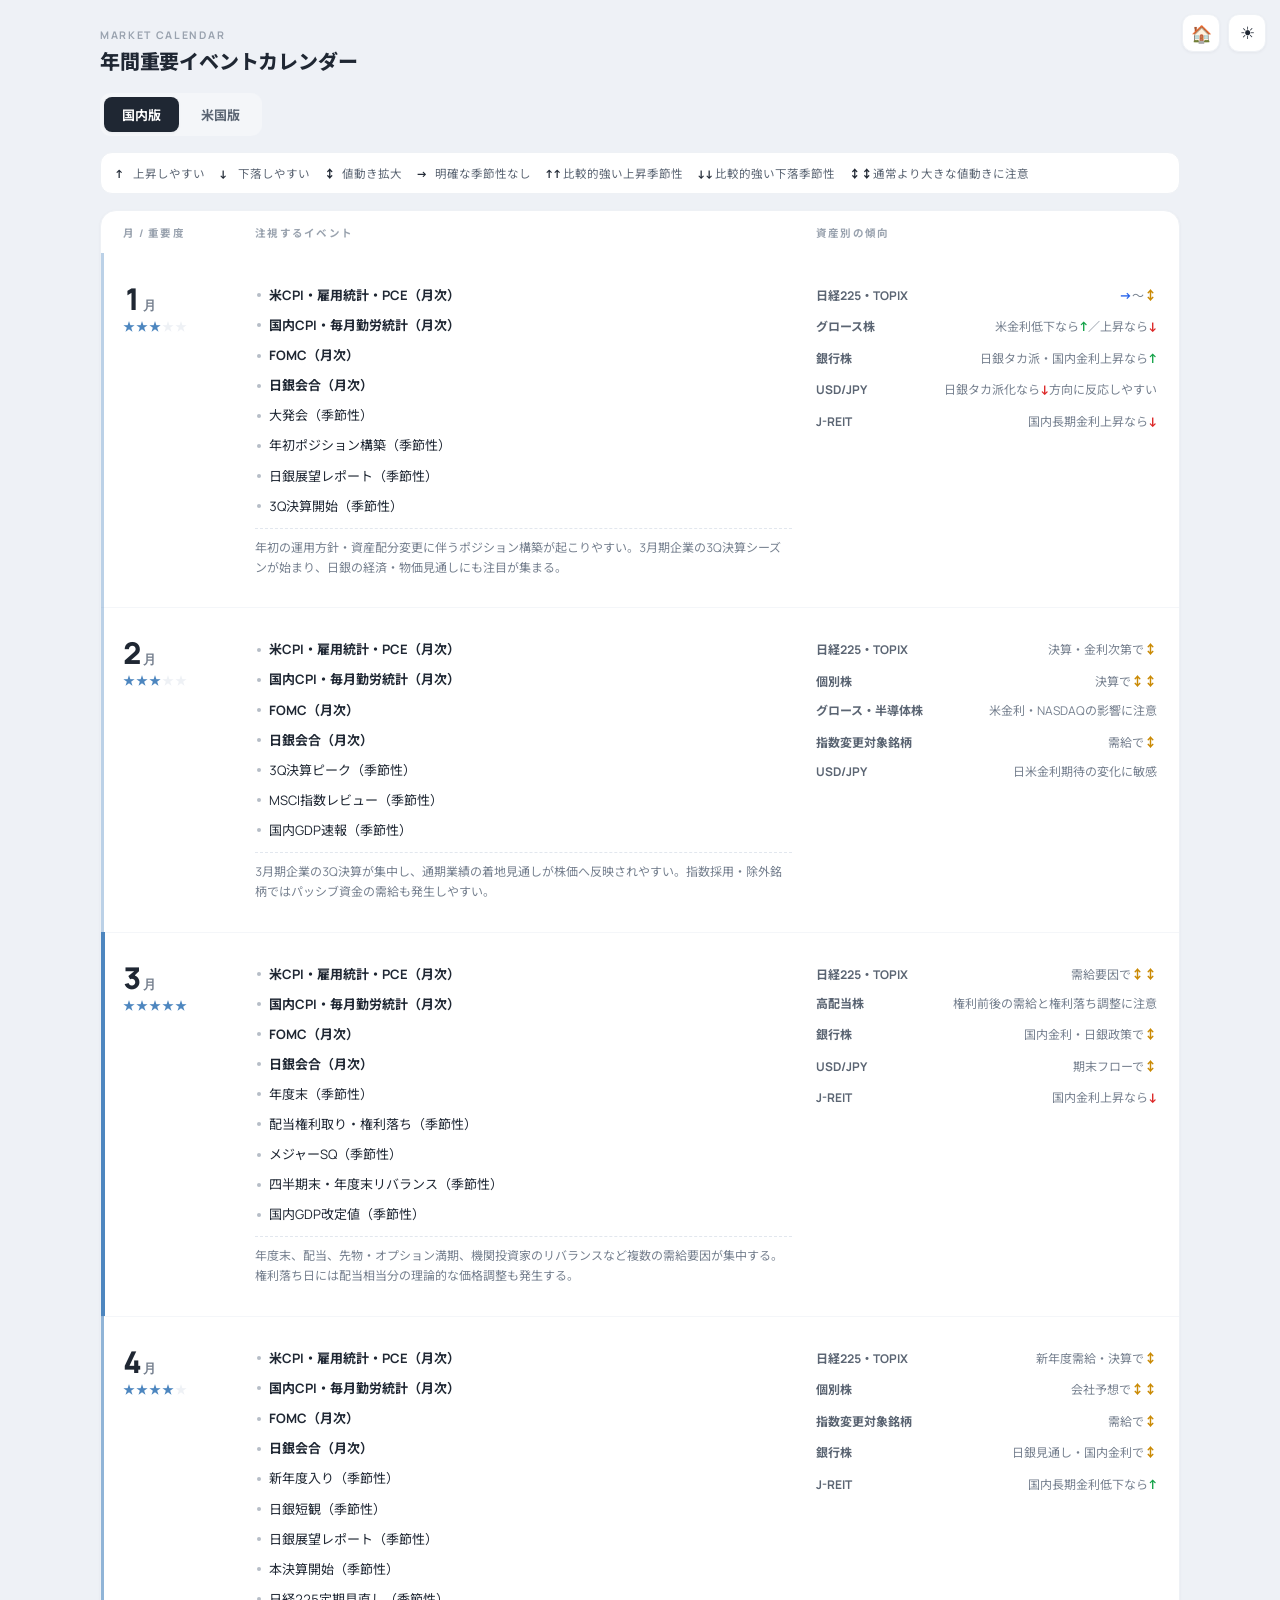
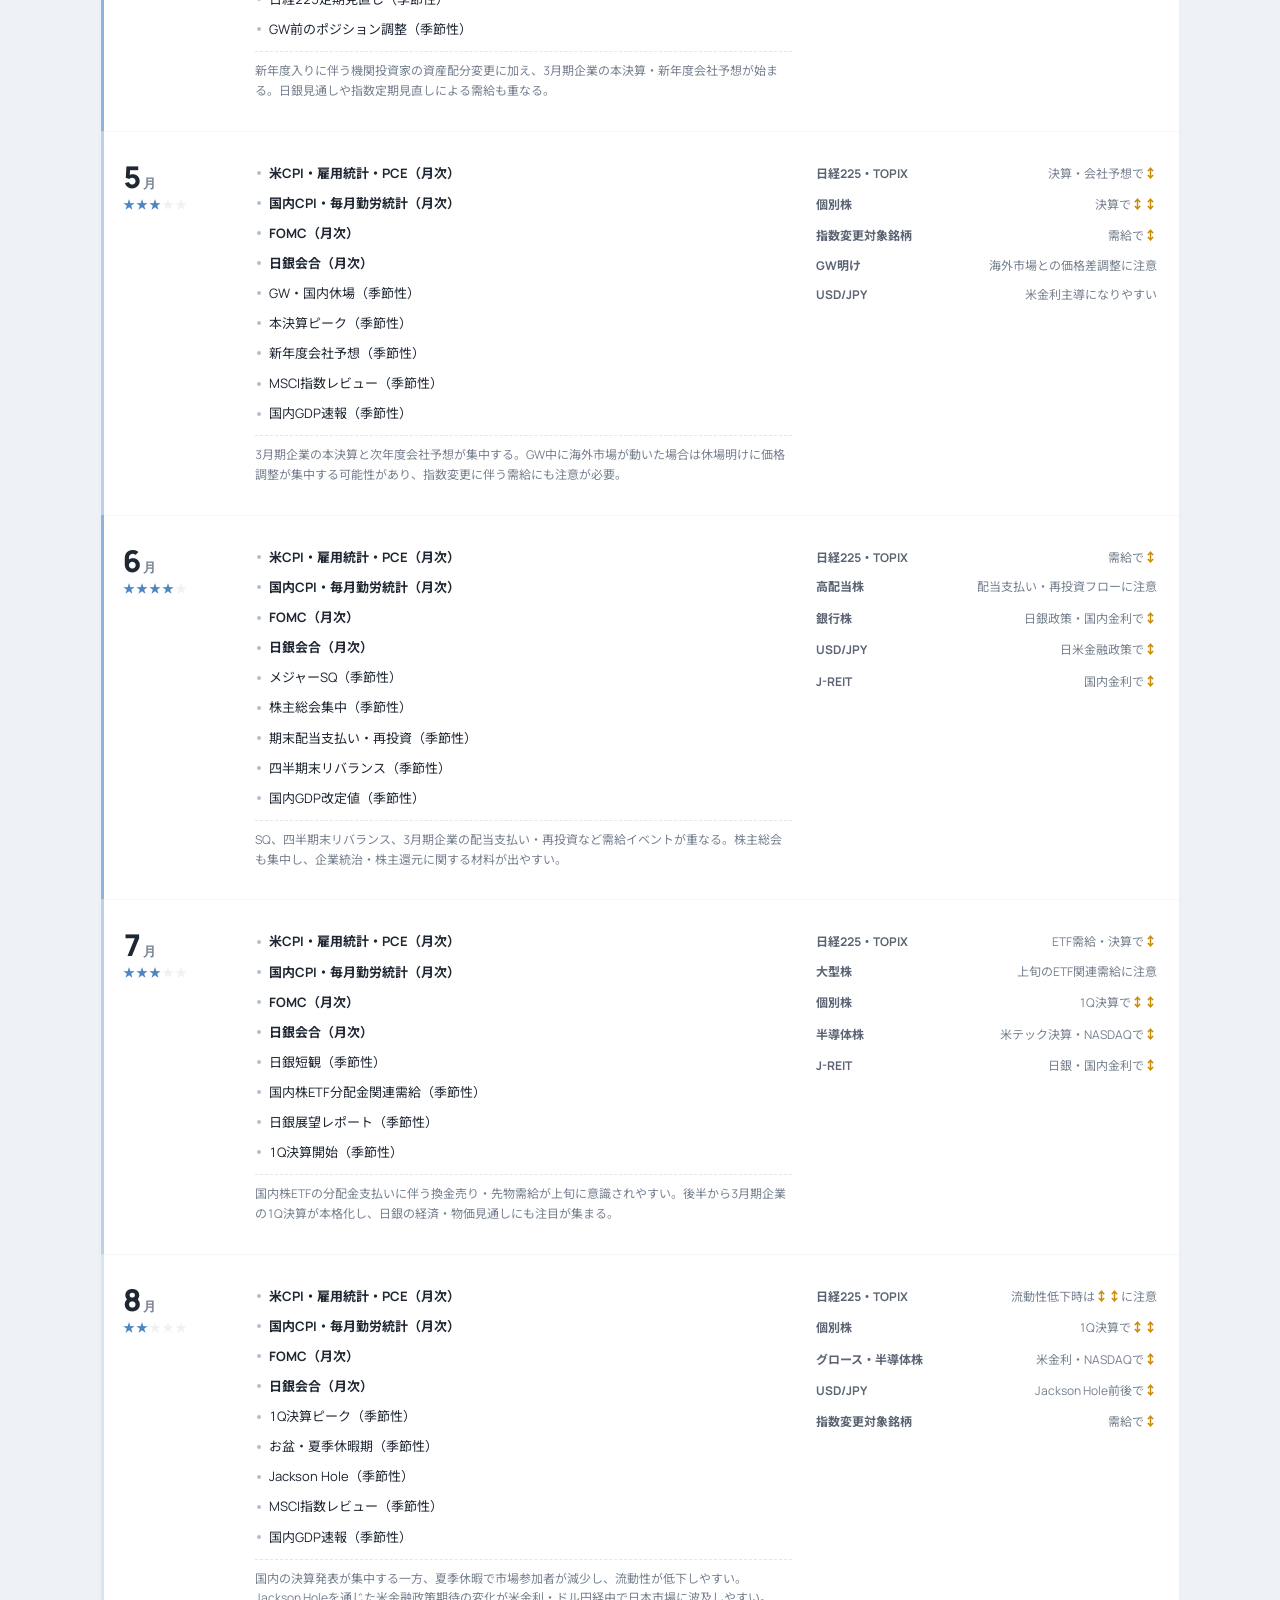
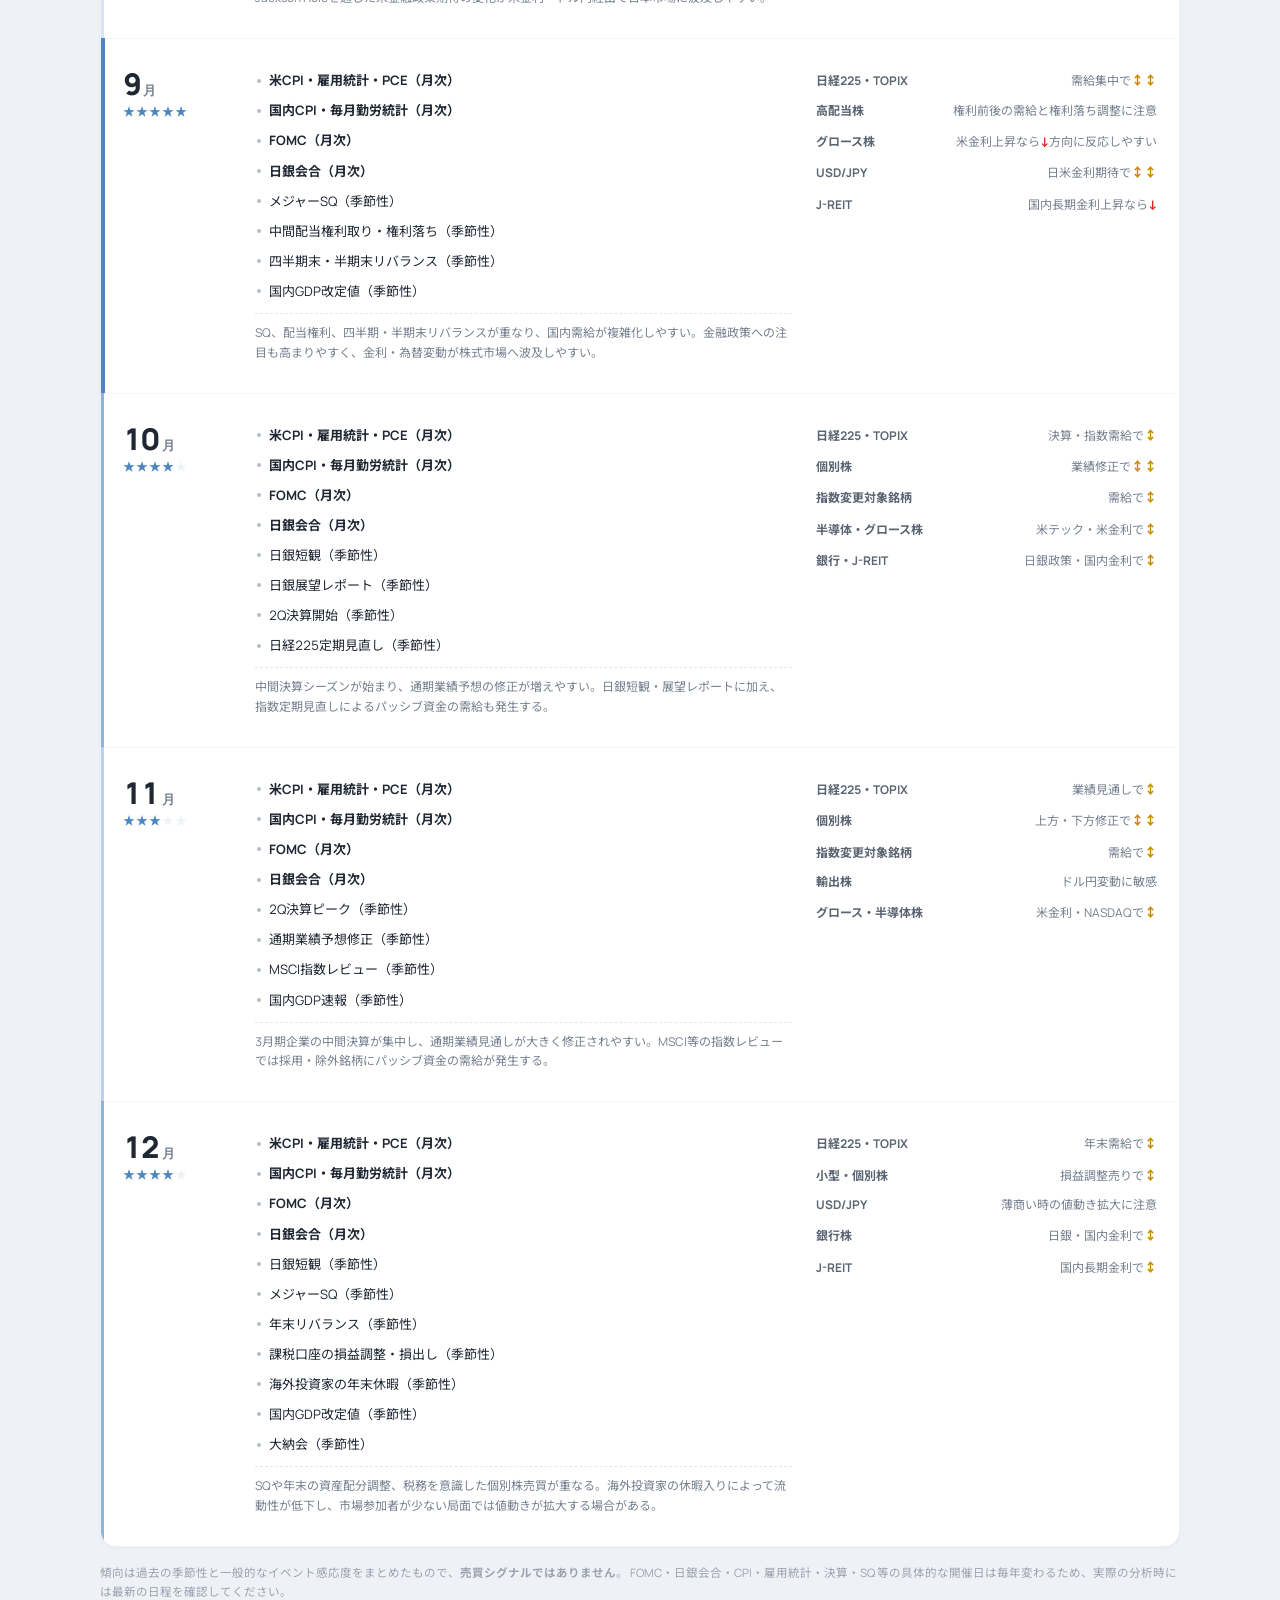
<file: calendar.html>
<!DOCTYPE html>
<html>
<head>
<meta charset="utf-8">
<meta name="viewport" content="width=device-width, initial-scale=1">
<title>年間重要イベントカレンダー</title>
<meta name="description" content="日本株・米国株・為替・金利等を分析する際の年間の季節性・需給・金融政策・決算イベントをまとめた年間重要イベントカレンダー（国内版／米国版）。">
<meta name="robots" content="noindex">
<link rel="icon" type="image/svg+xml" href="./favicon.svg">
<link rel="icon" type="image/png" sizes="32x32" href="./favicon-32.png">
<link rel="apple-touch-icon" href="./apple-touch-icon.png">
<link rel="preconnect" href="https://fonts.googleapis.com">
<link rel="preconnect" href="https://fonts.gstatic.com" crossorigin>
<link href="https://fonts.googleapis.com/css2?family=Manrope:wght@400;500;600;700;800&family=Noto+Sans+JP:wght@400;500;700&display=swap" rel="stylesheet">
<link rel="stylesheet" href="./styles.css">
<script>
// テーマ初期化（FOUC回避）：index.html と同じ localStorage キー（pf-theme）を共有し、
// styles.css 適用前に <html data-theme> を確定させて初期描画のちらつきを防ぐ。
(function () {
  try {
    var saved = localStorage.getItem('pf-theme');
    var prefersDark = window.matchMedia && window.matchMedia('(prefers-color-scheme: dark)').matches;
    var theme = saved || (prefersDark ? 'dark' : 'light');
    document.documentElement.setAttribute('data-theme', theme);
  } catch (e) {
    document.documentElement.setAttribute('data-theme', 'light');
  }
})();
</script>
<style>
/* このページ専用スタイル。構造色は styles.css の var(--pf-*) を再利用する。 */
.cal-page { min-height: 100vh; padding: 28px 16px 64px; }
.cal-wrap { max-width: 1080px; margin: 0 auto; }
.cal-topbar { display: flex; justify-content: space-between; align-items: center; gap: 16px; flex-wrap: wrap; margin-bottom: 18px; }
.cal-heading { display: flex; flex-direction: column; gap: 4px; }
.cal-label { font-size: 10.5px; letter-spacing: .16em; color: var(--pf-muted); font-weight: 700; }
.cal-title { font-size: 20px; font-weight: 800; letter-spacing: -.01em; color: var(--pf-text); }

.cal-tabs { display: inline-flex; gap: 4px; background: var(--pf-surface-2); border-radius: 11px; padding: 4px; margin-bottom: 16px; }
.cal-tab { border: none; background: transparent; color: var(--pf-text-2); border-radius: 8px; padding: 8px 18px; font-family: inherit; font-size: 13px; font-weight: 700; cursor: pointer; transition: background-color .15s ease, color .15s ease; }
.cal-tab.is-active { background: var(--pf-toggle-active); color: var(--pf-on-accent); box-shadow: 0 1px 3px var(--pf-shadow); }

/* 傾向記号の色（↑緑／↓赤／↕黄／→青）。ライト/ダークで可読な明度に調整。 */
.cal-up   { color: #16a34a; font-weight: 800; }
.cal-down { color: #dc2626; font-weight: 800; }
.cal-flat { color: #ca8a04; font-weight: 800; }
.cal-none { color: #2563eb; font-weight: 800; }
[data-theme="dark"] .cal-up   { color: #4ade80; }
[data-theme="dark"] .cal-down { color: #f87171; }
[data-theme="dark"] .cal-flat { color: #facc15; }
[data-theme="dark"] .cal-none { color: #60a5fa; }

/* 記号レジェンド */
.cal-legend { display: flex; flex-wrap: wrap; gap: 8px 14px; margin-bottom: 16px; padding: 12px 14px; background: var(--pf-surface); border: 1px solid var(--pf-border); border-radius: 12px; }
.cal-legend-item { font-size: 11.5px; color: var(--pf-text-2); }
.cal-legend-sym { display: inline-block; min-width: 1.6em; font-weight: 800; color: var(--pf-text); }

/* ============================================================
   月次アルマナック（ledger）— 各月を1つの帯として縦に連ねる。
   左端の「背骨」の濃さ＝重要度。年間の季節性の強弱を左端の流れで一望できる。
   ============================================================ */
.cal-card { --cal-imp: #4d86bf; background: var(--pf-surface); border: 1px solid var(--pf-border); border-radius: 16px; box-shadow: 0 1px 3px var(--pf-shadow); overflow: hidden; }
[data-theme="dark"] .cal-card { --cal-imp: #6aa9e0; }  /* 重要度アクセント */

.cal-ledger { display: flex; flex-direction: column; }

/* 見出し行（列ラベル）— デスクトップのみ */
.cal-lhead { display: grid; grid-template-columns: 108px 1fr minmax(248px, 33%); gap: 24px; padding: 14px 22px; }
.cal-lhead span { font-size: 10.5px; letter-spacing: .12em; color: var(--pf-muted); font-weight: 700; text-transform: uppercase; }

/* 月の帯 */
.cal-month { display: grid; grid-template-columns: 108px 1fr minmax(248px, 33%); gap: 24px; padding: 30px 22px; border-top: 1px solid var(--pf-row-border); position: relative; }
.cal-month::before { content: ""; position: absolute; left: 0; top: -1px; bottom: -1px; width: 3px;
  background: color-mix(in srgb, var(--cal-imp) calc(var(--w, 40) * 1%), transparent); }
.cal-month:first-child { border-top: none; }
.cal-month:hover { background: var(--pf-row-hover); }
.cal-month.w-100::before { width: 4px; }

/* 左：月＋重要度 */
.cal-spine { display: flex; flex-direction: column; gap: 7px; }
.cal-mnum { font-family: 'Manrope', sans-serif; font-weight: 800; font-size: 30px; line-height: 1; letter-spacing: -.02em; color: var(--pf-text); font-variant-numeric: tabular-nums; }
.cal-mnum small { font-size: 13px; font-weight: 700; color: var(--pf-text-3); margin-left: 2px; }
.cal-stars { font-size: 12px; letter-spacing: 1px; line-height: 1; }
.cal-stars .on { color: var(--cal-imp); }
.cal-stars .off { color: var(--pf-track); }
.cal-stars .plus { color: var(--cal-imp); font-weight: 800; font-size: 13px; margin-left: 1px; }

/* 中：イベント＋なぜ */
.cal-main { display: flex; flex-direction: column; gap: 11px; min-width: 0; }
.cal-events { display: flex; flex-direction: column; gap: 8px; }
.cal-events .ev { font-size: 13px; line-height: 1.7; color: var(--pf-text); padding-left: 14px; position: relative; }
.cal-events .ev::before { content: ""; position: absolute; left: 2px; top: .72em; width: 4px; height: 4px; border-radius: 50%; background: var(--pf-faint); }
.cal-events .ev strong { font-weight: 700; color: var(--pf-text); }
.cal-why { font-size: 12px; line-height: 1.65; color: var(--pf-text-3); border-top: 1px dashed var(--pf-border-strong); padding-top: 9px; }
.cal-why strong { color: var(--pf-text-2); font-weight: 700; }

/* 右：傾向 */
.cal-trend { display: flex; flex-direction: column; gap: 9px; }
.cal-trow { display: flex; align-items: baseline; justify-content: space-between; gap: 12px; font-size: 12px; line-height: 1.7; }
.cal-tlabel { color: var(--pf-text-2); font-weight: 700; flex: 0 1 auto; }
.cal-tval { color: var(--pf-text-3); text-align: right; flex: 1 1 auto; white-space: nowrap; }
.cal-tval .cal-up, .cal-tval .cal-down, .cal-tval .cal-flat, .cal-tval .cal-none { font-size: 13px; }

.cal-note { margin-top: 16px; font-size: 11.5px; color: var(--pf-muted); line-height: 1.7; }
.cal-state { padding: 40px 16px; text-align: center; color: var(--pf-muted); font-size: 13px; }

@media (max-width: 720px) {
  .cal-page { padding: 20px 10px 48px; }
  .cal-title { font-size: 17px; }
  .cal-lhead { display: none; }
  .cal-month { grid-template-columns: 1fr; gap: 14px; padding: 18px 16px 18px 18px; }
  .cal-spine { flex-direction: row; align-items: baseline; gap: 12px; }
  .cal-mnum { font-size: 24px; }
  .cal-trend { border-top: 1px dashed var(--pf-border-strong); padding-top: 11px; }
}
</style>
</head>
<body>
<!-- ポートフォリオへ戻る導線（テーマ切替の左隣に固定。index.html の pf-nav-cal と対をなす） -->
<a id="pf-nav-home" class="pf-nav-home" href="./index.html" aria-label="ポートフォリオへ戻る" title="ポートフォリオへ戻る">🏠</a>
<button id="pf-theme-toggle" class="pf-theme-toggle" type="button" aria-label="テーマ切替" title="ライト / ダーク切替"></button>
<script>
// テーマ切替トグル（index.html と同一挙動・同一 localStorage キー）
(function () {
  var btn = document.getElementById('pf-theme-toggle');
  if (!btn) return;
  var mq = window.matchMedia ? window.matchMedia('(prefers-color-scheme: dark)') : null;
  function current() { return document.documentElement.getAttribute('data-theme') === 'dark' ? 'dark' : 'light'; }
  function apply(theme) {
    document.documentElement.setAttribute('data-theme', theme);
    btn.textContent = theme === 'dark' ? '☾' : '☀';
  }
  apply(current());
  btn.addEventListener('click', function () {
    var next = current() === 'dark' ? 'light' : 'dark';
    try { localStorage.setItem('pf-theme', next); } catch (e) {}
    apply(next);
  });
  if (mq && mq.addEventListener) {
    mq.addEventListener('change', function (e) {
      var saved;
      try { saved = localStorage.getItem('pf-theme'); } catch (err) { saved = null; }
      if (!saved) apply(e.matches ? 'dark' : 'light');
    });
  }
})();
</script>

<div class="cal-page">
  <div class="cal-wrap">
    <div class="cal-topbar">
      <div class="cal-heading">
        <div class="cal-label">MARKET CALENDAR</div>
        <div class="cal-title">年間重要イベントカレンダー</div>
      </div>
    </div>

    <div class="cal-tabs" id="cal-tabs" role="tablist">
      <button class="cal-tab is-active" data-key="jp" role="tab" aria-selected="true">国内版</button>
      <button class="cal-tab" data-key="us" role="tab" aria-selected="false">米国版</button>
    </div>

    <div class="cal-legend" aria-label="傾向カラムの記号">
      <span class="cal-legend-item"><span class="cal-legend-sym cal-up">↑</span>上昇しやすい</span>
      <span class="cal-legend-item"><span class="cal-legend-sym cal-down">↓</span>下落しやすい</span>
      <span class="cal-legend-item"><span class="cal-legend-sym cal-flat">↕</span>値動き拡大</span>
      <span class="cal-legend-item"><span class="cal-legend-sym cal-none">→</span>明確な季節性なし</span>
      <span class="cal-legend-item"><span class="cal-legend-sym cal-up">↑↑</span>比較的強い上昇季節性</span>
      <span class="cal-legend-item"><span class="cal-legend-sym cal-down">↓↓</span>比較的強い下落季節性</span>
      <span class="cal-legend-item"><span class="cal-legend-sym cal-flat">↕↕</span>通常より大きな値動きに注意</span>
    </div>

    <div class="cal-card">
      <div id="cal-body">
        <div class="cal-state">読み込み中…</div>
      </div>
    </div>

    <p class="cal-note">
      傾向は過去の季節性と一般的なイベント感応度をまとめたもので、<strong>売買シグナルではありません</strong>。
      FOMC・日銀会合・CPI・雇用統計・決算・SQ 等の具体的な開催日は毎年変わるため、実際の分析時には最新の日程を確認してください。
    </p>
  </div>
</div>

<script>
// ------------------------------------------------------------------
// マークダウン（chat-gpt/年間重要イベントカレンダー_*.md）の
// 「## 年間カレンダー」直後のテーブルのみを取り出して描画する。
// マークダウンを単一情報源とし、この画面はビューに徹する。
// ------------------------------------------------------------------
(function () {
  var SOURCES = {
    jp: 'chat-gpt/年間重要イベントカレンダー_国内版.md',
    us: 'chat-gpt/年間重要イベントカレンダー_米国版.md'
  };
  var cache = {};       // key -> HTMLString（描画済みテーブル）
  var current = 'jp';
  var body = document.getElementById('cal-body');

  function escapeHtml(s) {
    return s.replace(/&/g, '&amp;').replace(/</g, '&lt;').replace(/>/g, '&gt;');
  }
  // インライン記法を安全に変換：エスケープ→**bold**→傾向記号に配色。
  // <br> は含まない前提（呼び出し側で splitBr により分割済み）。
  function inline(raw) {
    var html = escapeHtml(raw);
    html = html.replace(/\*\*([^*]+)\*\*/g, '<strong>$1</strong>'); // **bold**
    // 傾向記号に配色（↑緑／↓赤／↕黄／→青）。↑↑等の連続はグリフ単位で着色される。
    html = html.replace(/↑/g, '<span class="cal-up">↑</span>')
               .replace(/↓/g, '<span class="cal-down">↓</span>')
               .replace(/↕/g, '<span class="cal-flat">↕</span>')
               .replace(/→/g, '<span class="cal-none">→</span>');
    html = html.replace(/\*\*/g, ''); // 対にならず残った ** を除去（部分太字セル対策）
    return html;
  }
  // <br> でセグメント分割（前後空白除去、空要素は除外）
  function splitBr(raw) {
    return raw.split(/<br\s*\/?>/i).map(function (s) { return s.trim(); })
              .filter(function (s) { return s.length; });
  }
  function stripBold(s) {
    return s.trim().replace(/^\*\*/, '').replace(/\*\*$/, '').trim();
  }
  function splitRow(line) {
    // 前後の | を落としてセル分割（セル内に | は出現しない前提）
    var t = line.trim().replace(/^\|/, '').replace(/\|$/, '');
    return t.split('|').map(function (c) { return c.trim(); });
  }
  function isSeparator(cells) {
    return cells.every(function (c) { return /^:?-{2,}:?$/.test(c.replace(/\s/g, '')); });
  }

  // 「## 年間カレンダー」セクション内の最初のテーブルを抽出
  function extractTable(md) {
    var lines = md.split(/\r?\n/);
    var i = 0, n = lines.length;
    while (i < n && !/^##\s*年間カレンダー\s*$/.test(lines[i])) i++;
    if (i >= n) return null;
    i++;
    // テーブル開始（| で始まる行）まで空行等を読み飛ばす
    while (i < n && lines[i].trim().indexOf('|') !== 0) {
      if (/^#{1,6}\s/.test(lines[i])) return null; // 次の見出しに達したらテーブル無し
      i++;
    }
    var rows = [];
    while (i < n && lines[i].trim().indexOf('|') === 0) {
      rows.push(splitRow(lines[i]));
      i++;
    }
    if (rows.length < 2) return null;
    return rows;
  }

  // 重要度セル（例 "★★★★☆" / "**★★★★★＋**"）→ {count, plus}
  function parseImportance(raw) {
    var s = stripBold(raw);
    var count = (s.match(/★/g) || []).length;
    return { count: count, plus: /[＋+]/.test(s) };
  }
  // 星の見た目（塗り5段階＋「＋」）と、背骨の濃度 --w を返す
  function renderStars(imp) {
    var wmap = { 1: 12, 2: 22, 3: 38, 4: 62, 5: 100 };
    var w = wmap[Math.min(imp.count, 5)] || 40;
    var stars = '';
    for (var i = 1; i <= 5; i++) stars += '<span class="' + (i <= imp.count ? 'on' : 'off') + '">★</span>';
    if (imp.plus) stars += '<span class="plus">＋</span>';
    return { html: '<div class="cal-stars" title="重要度">' + stars + '</div>', w: w };
  }
  // 月ラベル（"**1月**" → 数字を大きく＋「月」を添える）
  function renderMonth(raw) {
    var s = stripBold(raw);
    var m = s.match(/(\d+)\s*月/);
    if (m) return '<div class="cal-mnum">' + m[1] + '<small>月</small></div>';
    return '<div class="cal-mnum" style="font-size:20px;">' + inline(s) + '</div>';
  }
  // 傾向セグメント（"**日経225：↑**"）→ ラベル／値の行
  function renderTrend(raw) {
    return splitBr(raw).map(function (seg) {
      var s = stripBold(seg);
      var idx = s.indexOf('：'); if (idx < 0) idx = s.indexOf(':');
      if (idx >= 0) {
        var label = s.slice(0, idx).trim();
        var val = s.slice(idx + 1).trim();
        return '<div class="cal-trow"><span class="cal-tlabel">' + inline(label) +
               '</span><span class="cal-tval">' + inline(val) + '</span></div>';
      }
      return '<div class="cal-trow"><span class="cal-tval" style="text-align:left;flex:1 1 100%;">' + inline(s) + '</span></div>';
    }).join('');
  }

  function buildLedger(rows) {
    // 列は「月 / 注視するイベント / 重要度 / なぜ動きやすいか / 傾向」の固定5列。
    var html = '<div class="cal-lhead"><span>月 / 重要度</span><span>注視するイベント</span><span>資産別の傾向</span></div>';
    html += '<div class="cal-ledger">';
    for (var r = 1; r < rows.length; r++) {
      if (isSeparator(rows[r])) continue;
      var c = rows[r];
      var imp = parseImportance(c[2] || '');
      var st = renderStars(imp);
      // イベントの強調（**）は保持したいので stripBold せず inline に通す
      var events = splitBr(c[1] || '').map(function (e) { return '<div class="ev">' + inline(e) + '</div>'; }).join('');
      var why = splitBr(c[3] || '').map(inline).join(' ');
      var trend = renderTrend(c[4] || '');

      html += '<div class="cal-month' + (st.w >= 100 ? ' w-100' : '') + '" style="--w:' + st.w + ';">' +
        '<div class="cal-spine">' + renderMonth(c[0] || '') + st.html + '</div>' +
        '<div class="cal-main"><div class="cal-events">' + events + '</div>' +
          (why ? '<div class="cal-why">' + why + '</div>' : '') + '</div>' +
        '<div class="cal-trend">' + trend + '</div>' +
      '</div>';
    }
    html += '</div>';
    return html;
  }

  function render(key) {
    if (cache[key]) { body.innerHTML = cache[key]; return; }
    body.innerHTML = '<div class="cal-state">読み込み中…</div>';
    fetch(encodeURI(SOURCES[key]))
      .then(function (res) {
        if (!res.ok) throw new Error('HTTP ' + res.status);
        return res.text();
      })
      .then(function (md) {
        var rows = extractTable(md);
        if (!rows) throw new Error('「年間カレンダー」テーブルが見つかりませんでした。');
        var html = buildLedger(rows);
        cache[key] = html;
        if (current === key) body.innerHTML = html;
      })
      .catch(function (err) {
        if (current === key) {
          body.innerHTML = '<div class="cal-state">カレンダーを読み込めませんでした（' + escapeHtml(String(err.message || err)) +
            '）。<br>ローカルでは簡易HTTPサーバ経由で開いてください（例: <code>python -m http.server</code>）。</div>';
        }
      });
  }

  // タブ切替
  var tabs = document.getElementById('cal-tabs');
  tabs.addEventListener('click', function (e) {
    var btn = e.target.closest('.cal-tab');
    if (!btn) return;
    var key = btn.getAttribute('data-key');
    if (key === current) return;
    current = key;
    Array.prototype.forEach.call(tabs.querySelectorAll('.cal-tab'), function (b) {
      var active = b === btn;
      b.classList.toggle('is-active', active);
      b.setAttribute('aria-selected', active ? 'true' : 'false');
    });
    render(key);
  });

  render(current);
})();
</script>
</body>
</html>
</file>
<file: styles.css>
/* 資産ポートフォリオ ダッシュボード — スタイル
   dashboard.dc.html のテンプレートはこのクラス（pf- 接頭辞）を参照。
   動的な値（色・幅・grid列など {{ }} 由来）はテンプレート側の inline style に残す。 */

/* ===== THEME TOKENS =====
   色は CSS 変数で一元管理。ライトを既定とし、[data-theme="dark"] で上書きする。
   カテゴリ色（#5b9bd5 等）や損益の赤緑はデータ可視化色のためテーマ非依存（JS 側で固定）。
   インライン style / JS が出力する構造色（背景・文字・境界・トグル）は var(--pf-*) を参照する。 */
:root {
  color-scheme: light;
  --pf-bg: #eef1f6;            /* ページ背景 */
  --pf-surface: #ffffff;       /* カード背景 */
  --pf-surface-2: #f4f6f9;     /* トグルグループ・チップ等の薄い面 */
  --pf-surface-soft: #fafbfc;  /* 空状態などの極薄面 */
  --pf-row-hover: #f6f8fb;     /* 行ホバー */
  --pf-row-hover-2: #f9fafc;   /* テーブル行ホバー */
  --pf-border: #eef1f5;        /* 標準ボーダー */
  --pf-border-strong: #e2e7ee; /* 強めのボーダー（戻るボタン・破線） */
  --pf-text: #1f2733;          /* 本文・濃色 */
  --pf-text-2: #5b6573;        /* 副次テキスト */
  --pf-text-3: #76808f;        /* 控えめテキスト */
  --pf-muted: #9aa3af;         /* ラベル・補助 */
  --pf-faint: #b6bdc7;         /* 最も淡い（非アクティブ矢印・中立） */
  --pf-divider: #dfe3e9;       /* 区切り「·」「/」 */
  --pf-grid: #f1f3f7;          /* グリッド線 */
  --pf-row-border: #f4f6f9;    /* 行境界 */
  --pf-track: #eef1f5;         /* ゲージのトラック */
  --pf-donut-ring: #f0f2f6;    /* ドーナツ背景リング */
  --pf-donut-text-stroke: #ffffff; /* 中央テキストの白縁（リングと重なっても可読に） */
  /* カテゴリ色（国内株/米国株/投信）。ライトを既定とし、ダークは同一色相の暗ステップへ差し替える。
     ダーク値は dataviz スキルの検証（明度帯 L0.48-0.67・彩度・CVD・対サーフェス3:1）を通過した色。 */
  --pf-cat-jp: #5b9bd5;        /* 国内株 */
  --pf-cat-us: #5cc4a3;        /* 米国株 */
  --pf-cat-fund: #9b8cd4;      /* 投資信託 */
  --pf-toggle-active: #1f2733; /* アクティブトグルの背景 */
  --pf-on-accent: #ffffff;     /* 濃色面の上の文字 */
  --pf-accent: #5b9bd5;        /* リンク等のアクセント */
  --pf-shadow: rgba(31, 39, 51, .05);
  --pf-shadow-2: rgba(31, 39, 51, .1);
  --pf-selection: #cfe0f3;
}

[data-theme="dark"] {
  color-scheme: dark;
  --pf-bg: #0e1217;
  --pf-surface: #171c24;
  --pf-surface-2: #222933;
  --pf-surface-soft: #141921;
  --pf-row-hover: #1e242d;
  --pf-row-hover-2: #1e242d;
  --pf-border: #272e39;
  --pf-border-strong: #333b47;
  --pf-text: #e7eaef;
  --pf-text-2: #aab3c0;
  --pf-text-3: #8a94a3;
  --pf-muted: #727c8b;
  --pf-faint: #566070;
  --pf-divider: #333b47;
  --pf-grid: #222933;
  --pf-row-border: #222933;
  --pf-track: #2a313c;
  --pf-donut-ring: #262d38;
  --pf-donut-text-stroke: #171c24;
  --pf-cat-jp: #4a86c4;        /* 国内株（ダーク・検証済み） */
  --pf-cat-us: #3ba081;        /* 米国株（ダーク・検証済み） */
  --pf-cat-fund: #8571c9;      /* 投資信託（ダーク・検証済み） */
  --pf-toggle-active: #3a4555;
  --pf-on-accent: #ffffff;
  --pf-accent: #6aa9e0;
  --pf-shadow: rgba(0, 0, 0, .3);
  --pf-shadow-2: rgba(0, 0, 0, .45);
  --pf-selection: #294a6b;
}

/* ===== RESET / GLOBAL ===== */
* { box-sizing: border-box; }
html, body { margin: 0; padding: 0; }
body { font-family: 'Manrope', 'Noto Sans JP', sans-serif; background: var(--pf-bg); color: var(--pf-text); -webkit-font-smoothing: antialiased; font-variant-numeric: tabular-nums; transition: background-color .2s ease, color .2s ease; }
::selection { background: var(--pf-selection); }

/* ===== LAYOUT ===== */
.pf-page { min-height: 100vh; padding: clamp(14px,3.5vw,30px) clamp(11px,3.5vw,20px) 70px; }
.pf-wrap { max-width: 1160px; margin: 0 auto; }

/* ===== THEME TOGGLE （x-dc の外に置く固定ボタン） ===== */
.pf-theme-toggle { position: fixed; top: 14px; right: 14px; z-index: 1000; width: 38px; height: 38px; border-radius: 11px; border: 1px solid var(--pf-border); background: var(--pf-surface); box-shadow: 0 1px 3px var(--pf-shadow); color: var(--pf-text); font-size: 17px; line-height: 1; cursor: pointer; display: flex; align-items: center; justify-content: center; transition: background-color .2s ease, border-color .2s ease, box-shadow .2s ease; }
.pf-theme-toggle:hover { box-shadow: 0 2px 8px var(--pf-shadow-2); }

/* ページ間の導線アイコン（テーマ切替の左隣に固定）。pf-nav-cal=カレンダーへ / pf-nav-home=ポートフォリオへ */
.pf-nav-cal, .pf-nav-home { position: fixed; top: 14px; right: 60px; z-index: 1000; width: 38px; height: 38px; border-radius: 11px; border: 1px solid var(--pf-border); background: var(--pf-surface); box-shadow: 0 1px 3px var(--pf-shadow); color: var(--pf-text); font-size: 17px; line-height: 1; text-decoration: none; display: flex; align-items: center; justify-content: center; transition: background-color .2s ease, border-color .2s ease, box-shadow .2s ease; }
.pf-nav-cal:hover, .pf-nav-home:hover { box-shadow: 0 2px 8px var(--pf-shadow-2); border-color: var(--pf-accent); }

/* ===== SCROLL TO TOP （x-dc の外に置く固定ボタン。一定量スクロールで表示） ===== */
.pf-totop { position: fixed; bottom: 20px; right: 14px; z-index: 1000; width: 44px; height: 44px; border-radius: 12px; border: 1px solid var(--pf-border); background: var(--pf-surface); box-shadow: 0 1px 3px var(--pf-shadow); color: var(--pf-text); font-size: 19px; line-height: 1; cursor: pointer; display: flex; align-items: center; justify-content: center; transition: background-color .2s ease, border-color .2s ease, box-shadow .2s ease, opacity .2s ease, visibility .2s ease, transform .2s ease; opacity: 0; visibility: hidden; transform: translateY(8px); }
.pf-totop.is-visible { opacity: 1; visibility: visible; transform: translateY(0); }
.pf-totop:hover { box-shadow: 0 2px 8px var(--pf-shadow-2); }

/* ===== shared utilities ===== */
.pf-label { color: var(--pf-muted); font-weight: 600; }   /* グレーの小見出しラベル */
.pf-strong { color: var(--pf-text); }                      /* 強調（濃色） */
.pf-strong2 { color: var(--pf-text-2); }
.pf-muted { color: var(--pf-text-3); }
.pf-code { font-size: 10.5px; color: var(--pf-muted); font-weight: 600; }
.pf-min0 { min-width: 0; }
.pf-tright { text-align: right; }
.pf-nowrap { white-space: nowrap; }
.pf-num { text-align: right; font-weight: 700; }         /* 右寄せ数値 */
.pf-subpct { opacity: .85; font-weight: 600; }            /* 値に添える % */
.pf-op85 { opacity: .85; }

/* ===== HEADER ===== */
.pf-topbar { display: flex; justify-content: space-between; align-items: center; gap: 16px; flex-wrap: wrap; margin-bottom: 18px; }
.pf-brand { display: flex; align-items: center; gap: 13px; }
.pf-logo { width: 42px; height: 42px; border-radius: 13px; background: linear-gradient(135deg,#5b9bd5,#9b8cd4); display: flex; align-items: center; justify-content: center; color: #fff; font-weight: 800; font-size: 17px; letter-spacing: .02em; }
.pf-brand-label { font-size: 10.5px; letter-spacing: .16em; color: var(--pf-muted); font-weight: 700; }
.pf-brand-title { font-size: 18px; font-weight: 800; letter-spacing: -.01em; }
.pf-meta { text-align: right; font-size: 12px; color: var(--pf-text-3); line-height: 1.7; }
.pf-meta-rate { display: flex; align-items: center; justify-content: flex-end; gap: 7px; margin-top: 2px; }
.pf-meta-badge { display: inline-flex; align-items: center; gap: 4px; font-size: 10.5px; color: var(--pf-muted); }
.pf-meta-mobile { display: flex; flex-wrap: wrap; align-items: center; gap: 2px 7px; width: 100%; font-size: 11px; color: var(--pf-muted); line-height: 1.4; }
.pf-dot { width: 7px; height: 7px; border-radius: 50%; }
.pf-dot-sm { width: 6px; height: 6px; border-radius: 50%; }

/* ===== SUMMARY + TREND CHART ===== */
.pf-summary { background: var(--pf-surface); border: 1px solid var(--pf-border); box-shadow: 0 1px 3px var(--pf-shadow); border-radius: 16px; padding: clamp(9px,2vw,12px) clamp(14px,4vw,20px); margin-bottom: 12px; }
.pf-summary-head { display: flex; flex-wrap: wrap; gap: 6px 16px; align-items: flex-start; justify-content: space-between; margin-bottom: 8px; }
.pf-summary-left { display: flex; flex-direction: column; align-items: flex-start; gap: 3px; flex: 1 1 auto; min-width: 0; }
.pf-total { font-size: clamp(21px,4.4vw,27px); font-weight: 800; letter-spacing: -.02em; line-height: 1.1; }
.pf-total-label { font-size: 11px; color: var(--pf-muted); font-weight: 600; letter-spacing: .03em; margin-right: 6px; }
.pf-summary-metrics { font-size: 12px; }
.pf-toggles { display: flex; flex-wrap: nowrap; gap: 6px; align-items: flex-start; margin-left: auto; }
.pf-toggle-group { display: flex; gap: 2px; background: var(--pf-surface-2); border-radius: 8px; padding: 2px; }
.pf-tbtn { border: none; border-radius: 6px; padding: 4px 9px; cursor: pointer; font-family: inherit; font-size: 11px; font-weight: 700; white-space: nowrap; }
.pf-tbtn--r { padding: 4px 8px; }
.pf-chart-pos { position: relative; }
.pf-chart-svg { display: block; height: clamp(72px,11vw,96px); }
.pf-chart-dots { position: absolute; inset: 0; pointer-events: none; }
.pf-chart-dot { position: absolute; width: 9px; height: 9px; transform: translate(-50%,-50%); pointer-events: none; }
.pf-chart-dot::before { content: ""; position: absolute; left: 50%; top: 50%; width: 9px; height: 9px; border-radius: 50%; background: var(--pf-surface); border: 2px solid currentColor; box-sizing: border-box; transform: translate(-50%,-50%); }
.pf-chart-dot--active::before { width: 12px; height: 12px; }
.pf-chart-hit { position: absolute; inset: 0; z-index: 2; cursor: pointer; }
.pf-chart-tip { position: absolute; z-index: 3; pointer-events: none; white-space: nowrap; background: var(--pf-surface); border: 1px solid var(--pf-border); border-radius: 8px; box-shadow: 0 1px 3px var(--pf-shadow); padding: 5px 9px; line-height: 1.35; text-align: center; }
.pf-chart-tip-d { display: block; font-size: 10.5px; color: var(--pf-muted); }
.pf-chart-tip-v { display: block; font-size: 12.5px; font-weight: 700; letter-spacing: -.01em; font-variant-numeric: tabular-nums; }
.pf-chart-tip-m { display: block; font-size: 10.5px; font-weight: 700; letter-spacing: -.01em; font-variant-numeric: tabular-nums; margin-top: 1px; }
.pf-chart-xticks { display: flex; justify-content: space-between; margin-top: 3px; font-size: 10.5px; color: var(--pf-muted); }
.pf-empty { height: clamp(64px,11vw,84px); display: flex; align-items: center; justify-content: center; text-align: center; padding: 0 16px; color: var(--pf-muted); font-size: 13px; line-height: 1.6; background: var(--pf-surface-soft); border-radius: 12px; border: 1px dashed var(--pf-border-strong); }
.pf-daymonth { margin-top: 7px; font-size: 11.5px; color: var(--pf-text-3); line-height: 1.5; }
.pf-period { margin-top: 5px; font-size: 12px; color: var(--pf-text-3); }
.pf-hilo { margin-top: 3px; font-size: 11px; color: var(--pf-muted); white-space: nowrap; }
/* 資産構成の推移（積み上げ棒） */
.pf-bars-unit { font-size: 9.5px; color: var(--pf-muted); margin: 2px 0 2px 34px; }
.pf-bars-wrap { position: relative; padding-left: 34px; }
.pf-bars-yaxis { position: absolute; left: 0; top: 0; bottom: 0; width: 32px; }
.pf-bars-ytick { position: absolute; right: 4px; transform: translateY(-50%); font-size: 9.5px; color: var(--pf-muted); white-space: nowrap; }
.pf-bars-scroll { overflow-x: auto; overflow-y: hidden; }
.pf-bars-track { width: 100%; } /* min-width はテンプレ inline（棒数×幅）で横スクロールを発生 */
.pf-bars-plot { position: relative; height: clamp(150px,26vw,200px); }
.pf-bars-grid { position: absolute; left: 0; right: 0; border-top: 1px solid var(--pf-grid); }
.pf-bar-chart { position: relative; z-index: 1; display: flex; align-items: flex-end; gap: clamp(3px,1vw,10px); height: 100%; }
.pf-bar-col { flex: 1 1 0; height: 100%; display: flex; flex-direction: column; justify-content: flex-end; cursor: pointer; transition: opacity .15s; min-width: 0; }
.pf-bar-stack { width: 100%; display: flex; flex-direction: column; border-radius: 3px 3px 0 0; overflow: hidden; }
/* 積み上げ区分の境界に 2px のサーフェス隙間を入れて塗り同士を分離する（境界線で区切らない）。
   border-box により height% 内に収め、レイアウト（スタック総高）は不変に保つ。 */
.pf-bar-seg { width: 100%; box-sizing: border-box; border-top: 2px solid var(--pf-surface); }
.pf-bar-seg:first-child { border-top: 0; } /* スタック最上部は端であって境界ではない */
.pf-bars-xticks { display: flex; gap: clamp(3px,1vw,10px); margin-top: 4px; }
.pf-bars-xtick { flex: 1 1 0; text-align: center; font-size: 10px; color: var(--pf-muted); white-space: nowrap; overflow: hidden; min-width: 0; }
.pf-bars-legend { display: flex; flex-wrap: wrap; gap: 6px 16px; margin-top: 10px; padding-left: 34px; }
.pf-bars-legi { display: flex; align-items: center; gap: 6px; font-size: 11.5px; color: var(--pf-text-3); }
.pf-bars-tip { position: absolute; z-index: 4; pointer-events: none; white-space: nowrap; background: var(--pf-surface); border: 1px solid var(--pf-border); border-radius: 8px; box-shadow: 0 1px 6px var(--pf-shadow-2); padding: 7px 10px; transform: translateX(-50%); min-width: 130px; }
.pf-bars-tip-d { font-size: 10.5px; color: var(--pf-muted); }
.pf-bars-tip-t { font-size: 13px; font-weight: 800; letter-spacing: -.01em; margin-bottom: 3px; }
.pf-bars-tip-m { font-size: 10.5px; font-weight: 700; letter-spacing: -.01em; font-variant-numeric: tabular-nums; margin-top: -1px; margin-bottom: 3px; }
.pf-bars-tip-row { display: flex; align-items: center; gap: 6px; font-size: 11px; margin-top: 2px; }
.pf-bars-tip-name { color: var(--pf-text-3); flex: 1; }
.pf-bars-tip-v { font-weight: 700; }

/* ===== SORT (テーブルヘッダのクリックで並び替え) ===== */
.pf-th { display: flex; align-items: center; gap: 3px; cursor: pointer; user-select: none; }
.pf-th--r { justify-content: flex-end; }
.pf-th-arw { font-size: 9px; line-height: 1; }
.pf-msort { display: flex; flex-wrap: wrap; align-items: center; gap: 6px; padding: 4px 0 10px; }
.pf-msort-label { font-size: 10.5px; color: var(--pf-muted); font-weight: 700; }
.pf-msort-chip { border: 1px solid var(--pf-border); background: var(--pf-surface); border-radius: 7px; padding: 4px 9px; font-family: inherit; font-size: 11px; font-weight: 700; cursor: pointer; }

/* ===== DONUT + LEGEND / DRILL-DOWN ===== */
.pf-donut-card { background: var(--pf-surface); border: 1px solid var(--pf-border); box-shadow: 0 1px 3px var(--pf-shadow); border-radius: 18px; padding: clamp(18px,4vw,26px) clamp(18px,4vw,30px); margin-bottom: 14px; display: flex; gap: clamp(18px,4vw,40px); flex-wrap: wrap; align-items: center; justify-content: center; }
.pf-donut { position: relative; width: 236px; height: 236px; flex: none; }
.pf-donut-labels { font-family: 'Manrope','Noto Sans JP',sans-serif; pointer-events: none; }
.pf-donut-seg { cursor: pointer; transition: opacity .15s; }
.pf-donut-center { position: absolute; inset: 0; display: flex; flex-direction: column; align-items: center; justify-content: center; text-align: center; pointer-events: none; padding: 0 30px; }
/* 中央テキストは縁(stroke)を後ろに敷き、リングと重なっても可読にする */
.pf-donut-center-label, .pf-donut-center-value, .pf-donut-center-sub, .pf-donut-center-sub2 { paint-order: stroke fill; -webkit-text-stroke: 3px var(--pf-donut-text-stroke); }
.pf-donut-center-label { font-size: 11px; color: var(--pf-muted); font-weight: 700; }
.pf-donut-center-value { font-size: 23px; font-weight: 800; letter-spacing: -.02em; margin-top: 2px; -webkit-text-stroke-width: 4px; }
.pf-donut-center-sub { font-size: 12px; margin-top: 3px; font-weight: 700; }
.pf-donut-center-sub2 { font-size: 12px; margin-top: 1px; font-weight: 700; }
.pf-legend { flex: 1; min-width: 300px; max-width: 560px; display: flex; flex-direction: column; gap: 3px; }
.pf-legend-row { display: grid; gap: 14px; align-items: center; padding: 11px 12px; border-radius: 11px; cursor: pointer; }
.pf-swatch { width: 13px; height: 13px; border-radius: 4px; }
.pf-swatch-sm { width: 10px; height: 10px; border-radius: 3px; }
.pf-legend-name { font-weight: 700; font-size: 14px; white-space: nowrap; overflow: hidden; text-overflow: ellipsis; }
.pf-legend-eval { font-size: 11.5px; color: var(--pf-muted); margin-top: 2px; }
.pf-legend-eval-col { font-size: 12.5px; color: var(--pf-text-3); font-weight: 600; text-align: right; white-space: nowrap; }   /* モバイル：評価額を独立カラムで表示 */
.pf-legend-bar-wrap { display: flex; align-items: center; gap: 10px; }
.pf-legend-bar-track { flex: 1; min-width: 0; height: 7px; border-radius: 4px; background: var(--pf-track); overflow: hidden; }   /* ゲージは列幅に応じて伸縮（狭幅で縮み損益のはみ出しを防ぐ） */
.pf-legend-bar-fill { height: 100%; border-radius: 4px; }
.pf-legend-ratio { font-size: 16px; font-weight: 800; width: 50px; text-align: right; }
.pf-legend-ratio-sm { font-size: 15px; font-weight: 800; }
.pf-legend-gain { font-size: 13px; font-weight: 700; }
.pf-legend-gainpct { font-size: 11px; opacity: .8; }
/* drill-down */
.pf-drillpane { flex: 1; min-width: 300px; max-width: 560px; }
.pf-back { border: 1px solid var(--pf-border-strong); background: var(--pf-surface); color: var(--pf-text-2); border-radius: 9px; padding: 6px 13px; font-family: inherit; font-size: 12px; font-weight: 700; cursor: pointer; margin-bottom: 13px; }
.pf-drill-head { display: flex; align-items: center; gap: 10px; }
.pf-drill-name { font-size: 18px; font-weight: 800; }
.pf-drill-count { font-size: 12px; color: var(--pf-muted); font-weight: 600; }
.pf-drill-eval { font-size: 30px; font-weight: 800; letter-spacing: -.02em; margin-top: 6px; }
.pf-drill-gain { font-size: 14px; font-weight: 700; margin-top: 2px; }
.pf-drill-daymonth { font-size: 13px; color: var(--pf-text-3); margin-top: 4px; }
.pf-drill-list { margin-top: 13px; border-top: 1px solid var(--pf-border); padding-top: 5px; }
.pf-drill-row { display: grid; grid-template-columns: 11px minmax(80px,1fr) 50px 110px; gap: 11px; align-items: center; padding: 7px 6px; font-size: 13px; border-radius: 8px; }
.pf-drill-rowname { min-width: 0; white-space: nowrap; overflow: hidden; text-overflow: ellipsis; font-weight: 600; }
.pf-drill-pct { text-align: right; font-weight: 800; }
.pf-drill-eval2 { text-align: right; color: var(--pf-text-3); }

/* ===== CATEGORY TABLES ===== */
.pf-cat-card { background: var(--pf-surface); border: 1px solid var(--pf-border); border-radius: 16px; margin-bottom: 12px; box-shadow: 0 1px 3px var(--pf-shadow); overflow: hidden; transition: opacity .2s; }
.pf-cat-head { display: flex; align-items: center; gap: 16px; padding: 16px 22px; cursor: pointer; }
.pf-cat-title { flex: 1; min-width: 0; }
.pf-cat-name { font-weight: 800; font-size: 15px; }
.pf-cat-count { color: var(--pf-muted); font-weight: 500; font-size: 12px; margin-left: 8px; }
.pf-cat-stat { font-size: 12px; color: var(--pf-muted); text-align: right; }
.pf-cat-stat-ratio { color: var(--pf-text); font-size: 14px; }
.pf-cat-stat-num { font-size: 13px; }
.pf-cat-eval { text-align: right; width: 160px; }
.pf-cat-eval-v { font-size: 17px; font-weight: 800; }
.pf-cat-eval-gain { font-size: 12px; font-weight: 700; }
.pf-cat-body { padding: 0 clamp(12px,4vw,22px) 14px; }
.pf-htable-head { display: grid; grid-template-columns: minmax(0,2.6fr) 1.1fr 1fr 1.3fr 1.4fr; gap: 8px; padding: 9px 12px; font-size: 11px; color: var(--pf-muted); font-weight: 700; border-bottom: 1px solid var(--pf-border); }
.pf-htable-row { display: grid; grid-template-columns: minmax(0,2.6fr) 1.1fr 1fr 1.3fr 1.4fr; gap: 8px; padding: 12px; font-size: 13px; border-bottom: 1px solid var(--pf-row-border); align-items: center; }
.pf-h-name { font-weight: 700; white-space: nowrap; overflow: hidden; text-overflow: ellipsis; }
/* 銘柄名を株価ページ(Yahoo!ファイナンス)へのリンクにする。色は本文を継承し、ホバーで下線＋アクセント色。 */
.pf-quote-link { display: block; color: inherit; text-decoration: none; cursor: pointer; }
.pf-quote-link:hover { color: var(--pf-accent); text-decoration: underline; text-underline-offset: 2px; }
.pf-quote-link::after { content: "↗"; margin-left: 4px; font-size: .82em; opacity: .55; font-weight: 600; }
.pf-h-sub { font-size: 11px; color: var(--pf-muted); margin-top: 1px; }
.pf-h-gain { font-weight: 800; }
.pf-h-gainpct { font-size: 11px; opacity: .8; }
/* mobile holding rows */
.pf-hrow-m { padding: 11px 2px; border-bottom: 1px solid var(--pf-row-border); }
.pf-hrow-m-top { display: flex; justify-content: space-between; gap: 10px; align-items: baseline; }
.pf-hrow-m-name { min-width: 0; white-space: nowrap; overflow: hidden; text-overflow: ellipsis; font-weight: 700; font-size: 14px; }
.pf-hrow-m-eval { font-weight: 800; font-size: 14px; white-space: nowrap; }
.pf-hrow-m-sub { display: flex; justify-content: space-between; gap: 10px; margin-top: 4px; font-size: 12px; color: var(--pf-text-3); }
.pf-hrow-m-gain { white-space: nowrap; font-weight: 700; }

/* ===== NISA 非課税枠（生涯） ===== */
.pf-nisa-card { background: var(--pf-surface); border: 1px solid var(--pf-border); border-radius: 16px; box-shadow: 0 1px 3px var(--pf-shadow); padding: clamp(14px,3.5vw,20px) clamp(16px,4vw,24px); margin-bottom: 12px; }
.pf-nisa-head { display: flex; align-items: baseline; gap: 10px; margin-bottom: 14px; }
.pf-nisa-title { font-weight: 800; font-size: 15px; }
.pf-nisa-sub { font-size: 11px; color: var(--pf-muted); font-weight: 600; }
.pf-nisa-frame { margin-bottom: 14px; }
.pf-nisa-frame-top { display: flex; align-items: baseline; justify-content: space-between; gap: 10px; margin-bottom: 5px; }
.pf-nisa-frame-name { display: flex; align-items: center; gap: 7px; font-weight: 700; font-size: 13px; }
.pf-nisa-frame-pct { font-weight: 800; font-size: 14px; color: var(--pf-text-2); }
.pf-nisa-track { display: flex; height: 12px; border-radius: 6px; background: var(--pf-track); overflow: hidden; }
.pf-nisa-fill { height: 100%; }
.pf-nisa-frame-stat { margin-top: 5px; font-size: 12px; color: var(--pf-text-3); }
.pf-nisa-frame-stat b { color: var(--pf-text); font-weight: 700; }
.pf-nisa-cap { color: var(--pf-muted); }
.pf-nisa-total { margin-top: 4px; padding-top: 14px; border-top: 1px solid var(--pf-border); }

/* ===== 分析パネル（1カードにまとめ・アコーディオン） ===== */
.pf-analysis { background: var(--pf-surface); border: 1px solid var(--pf-border); border-radius: 16px; box-shadow: 0 1px 3px var(--pf-shadow); padding: clamp(14px,3.5vw,20px) clamp(16px,4vw,24px); margin-bottom: 12px; }
.pf-analysis-head { font-weight: 800; font-size: 15px; margin: 0 0 6px; }
.pf-panel-item { border-top: 1px solid var(--pf-border); }
.pf-panel-toggle { width: 100%; display: flex; align-items: center; justify-content: space-between; gap: 10px; background: transparent; border: none; padding: 14px 0; font-family: inherit; cursor: pointer; text-align: left; }
.pf-panel-titles { display: flex; flex-direction: column; gap: 2px; }
.pf-panel-title { font-weight: 800; font-size: 14px; color: var(--pf-text); }
.pf-panel-sub { font-size: 11px; color: var(--pf-muted); font-weight: 600; }
.pf-panel-caret { font-size: 10px; color: var(--pf-muted); }
.pf-panel-body { padding: 2px 0 16px; }

/* ===== 分析 / 暴落耐性分析 ===== */
.pf-crash-now { font-size: 12px; color: var(--pf-text-3); margin-bottom: 8px; }
.pf-crash-now b { color: var(--pf-text); font-weight: 800; font-size: 14px; }
.pf-crash-controls { display: flex; flex-wrap: wrap; align-items: flex-end; gap: 12px 20px; padding: 12px 14px; margin-bottom: 16px; background: var(--pf-row-hover, rgba(127,127,127,0.06)); border: 1px solid var(--pf-border); border-radius: 12px; }
.pf-crash-ctrl-group { display: flex; flex-wrap: wrap; align-items: center; gap: 6px 10px; }
.pf-crash-ctrl-label { font-size: 11px; font-weight: 700; color: var(--pf-text-3); margin-right: 2px; }
.pf-crash-ctrl-field { display: inline-flex; align-items: center; gap: 4px; }
.pf-crash-ctrl-name { font-size: 11px; font-weight: 600; color: var(--pf-text-3); }
.pf-crash-ctrl-sign { font-size: 12px; color: var(--pf-muted); font-weight: 700; }
.pf-crash-ctrl-unit { font-size: 11px; color: var(--pf-muted); }
.pf-crash-input { width: 56px; padding: 4px 6px; font-family: inherit; font-size: 13px; font-weight: 700; text-align: right; color: var(--pf-text); background: var(--pf-surface); border: 1px solid var(--pf-border); border-radius: 8px; }
.pf-crash-input:focus { outline: none; border-color: var(--pf-accent); }
.pf-crash-reset { margin-left: auto; align-self: center; padding: 6px 12px; font-family: inherit; font-size: 11px; font-weight: 700; color: var(--pf-text-3); background: var(--pf-surface); border: 1px solid var(--pf-border); border-radius: 8px; cursor: pointer; }
.pf-crash-reset:hover { color: var(--pf-text); border-color: var(--pf-accent); }
.pf-crash-model { margin-top: 16px; }
.pf-crash-model-head { display: flex; align-items: baseline; gap: 10px; margin-bottom: 10px; }
.pf-crash-model-label { font-weight: 800; font-size: 14px; }
.pf-crash-grid { display: grid; grid-template-columns: repeat(3, minmax(0, 1fr)); gap: 10px; }
.pf-crash-scn { border: 1px solid var(--pf-border); border-radius: 12px; padding: 12px 14px; background: var(--pf-surface); }
.pf-crash-scn-head { display: flex; align-items: baseline; justify-content: space-between; gap: 8px; margin-bottom: 6px; }
.pf-crash-scn-drop { font-weight: 800; font-size: 16px; color: var(--pf-text); }
.pf-crash-scn-turn { font-size: 10px; font-weight: 700; }
.pf-crash-after { font-weight: 800; font-size: 17px; letter-spacing: -0.02em; }
.pf-crash-delta { font-size: 11px; color: var(--pf-text-3); margin-top: 3px; }
.pf-crash-delta .pf-subpct { color: var(--pf-muted); margin-left: 3px; }
.pf-crash-gain { font-size: 11px; color: var(--pf-text-3); margin-top: 2px; }
.pf-crash-track { height: 6px; border-radius: 3px; background: var(--pf-track); overflow: hidden; margin: 8px 0; }
.pf-crash-fill { height: 100%; background: var(--pf-down, #d75049); }
.pf-crash-cats { border-top: 1px solid var(--pf-border); padding-top: 7px; }
.pf-crash-cat-row { display: grid; grid-template-columns: 13px minmax(0,1fr) auto; align-items: center; gap: 6px; font-size: 11px; color: var(--pf-text-3); padding: 1px 0; }
.pf-crash-cat-name { overflow: hidden; text-overflow: ellipsis; white-space: nowrap; }
.pf-crash-cat-drop { color: var(--pf-muted); text-align: right; }
.pf-crash-note { margin-top: 14px; font-size: 11px; color: var(--pf-muted); line-height: 1.7; }

/* ===== 分析 / 将来シミュレーション ===== */
.pf-crash-input--wide { width: 96px; }
.pf-future-summary { margin-bottom: 16px; }
.pf-future-final { display: flex; align-items: baseline; gap: 10px; flex-wrap: wrap; }
.pf-future-final-label { font-size: 12px; color: var(--pf-text-3); font-weight: 700; }
.pf-future-final-val { font-weight: 800; font-size: clamp(22px,6vw,30px); letter-spacing: -0.02em; }
.pf-future-breakdown { display: flex; flex-wrap: wrap; gap: 4px 16px; font-size: 12px; color: var(--pf-text-3); margin-top: 6px; }
.pf-future-bd-item b { color: var(--pf-text); font-weight: 700; }
.pf-future-bd-item .pf-subpct { margin-left: 3px; }
.pf-future-bar { display: flex; height: 12px; border-radius: 6px; overflow: hidden; background: var(--pf-track); margin-top: 10px; }
.pf-future-bar-contrib { height: 100%; background: #5b9bd5; }
.pf-future-bar-profit { height: 100%; background: #5cc4a3; }
.pf-future-legend { display: flex; gap: 16px; font-size: 11px; color: var(--pf-text-3); margin-top: 8px; }
.pf-future-legi { display: inline-flex; align-items: center; gap: 6px; }
.pf-future-sw-contrib { background: #5b9bd5; }
.pf-future-sw-profit { background: #5cc4a3; }
.pf-future-modes { margin-bottom: 12px; }
.pf-future-note-ok { font-size: 11px; color: var(--pf-muted); margin-top: 6px; }

/* ===== 分析 / リバランス提案 ===== */
.pf-rebal-head, .pf-rebal-row { display: grid; grid-template-columns: minmax(0,1.2fr) minmax(0,1fr) 78px minmax(0,1.4fr); gap: 10px; align-items: center; }
.pf-rebal-head { font-size: 10px; font-weight: 700; color: var(--pf-muted); padding: 4px 0; border-bottom: 1px solid var(--pf-border); }
.pf-rebal-row { padding: 9px 0; border-bottom: 1px solid var(--pf-border); }
.pf-rebal-c-name { display: inline-flex; align-items: center; gap: 7px; font-weight: 700; font-size: 13px; }
.pf-rebal-c-cur, .pf-rebal-c-act { display: flex; flex-direction: column; gap: 1px; }
.pf-rebal-c-act { text-align: right; }
.pf-rebal-pct { font-weight: 700; font-size: 13px; }
.pf-rebal-diff { font-weight: 800; font-size: 14px; }
.pf-rebal-sub { font-size: 10px; color: var(--pf-muted); }
.pf-rebal-c-tgt { text-align: center; }
.pf-rebal-reset { margin-top: 12px; }

/* ===== 分析 / ドローダウン・変動性 ===== */
.pf-dd-stats { display: grid; grid-template-columns: repeat(2, minmax(0,1fr)); gap: 10px; margin-bottom: 16px; }
.pf-dd-stat { display: flex; flex-direction: column; gap: 2px; border: 1px solid var(--pf-border); border-radius: 12px; padding: 12px 14px; }
.pf-dd-label { font-size: 11px; color: var(--pf-text-3); font-weight: 700; }
.pf-dd-val { font-weight: 800; font-size: 20px; letter-spacing: -0.02em; }
.pf-dd-neg { color: var(--pf-down, #d75049); }
.pf-dd-sub { font-size: 10px; color: var(--pf-muted); }
.pf-dd-chart-label { font-size: 11px; font-weight: 700; color: var(--pf-text-3); margin-bottom: 6px; }

@media (max-width: 680px) {
  .pf-crash-grid { grid-template-columns: 1fr; }
  .pf-dd-stats { grid-template-columns: 1fr; }
  .pf-rebal-head { display: none; }
  /* モバイルは 2列×2段：1段目=区分名／目標入力、2段目=現在／必要売買 */
  .pf-rebal-row { grid-template-columns: minmax(0,1fr) 72px; row-gap: 6px; }
  .pf-rebal-c-name { grid-row: 1; grid-column: 1; }
  .pf-rebal-c-tgt { grid-row: 1; grid-column: 2; }
  .pf-rebal-c-cur { grid-row: 2; grid-column: 1; }
  .pf-rebal-c-act { grid-row: 2; grid-column: 2; }
}

/* ===== FOOTER / CREDIT ===== */
.pf-notes { margin-top: 18px; font-size: 11px; color: var(--pf-muted); line-height: 1.8; }
.pf-credit { margin-top: 14px; background: var(--pf-surface); border: 1px solid var(--pf-border); border-radius: 16px; box-shadow: 0 1px 3px var(--pf-shadow); padding: 16px; text-align: center; font-size: 12px; color: var(--pf-muted); }
.pf-credit-link { color: var(--pf-accent); text-decoration: none; font-weight: 600; }
</file>
